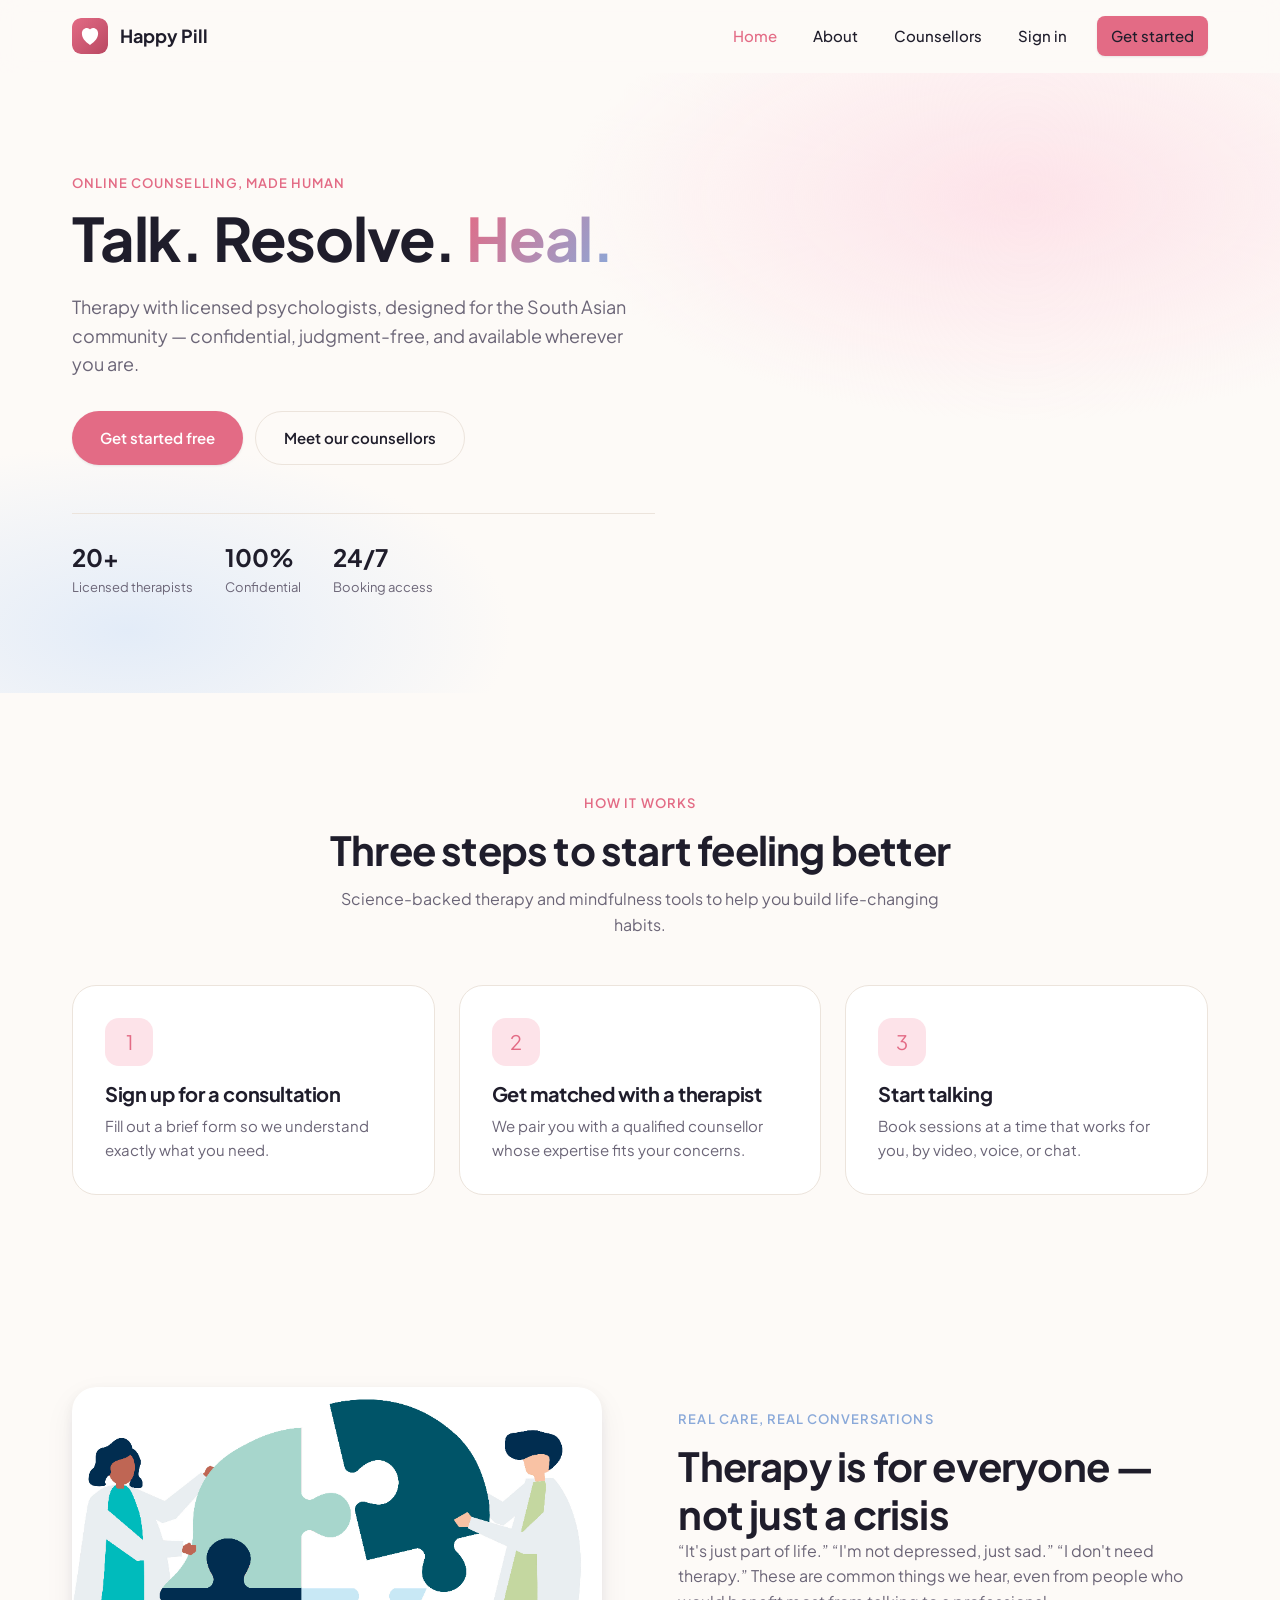
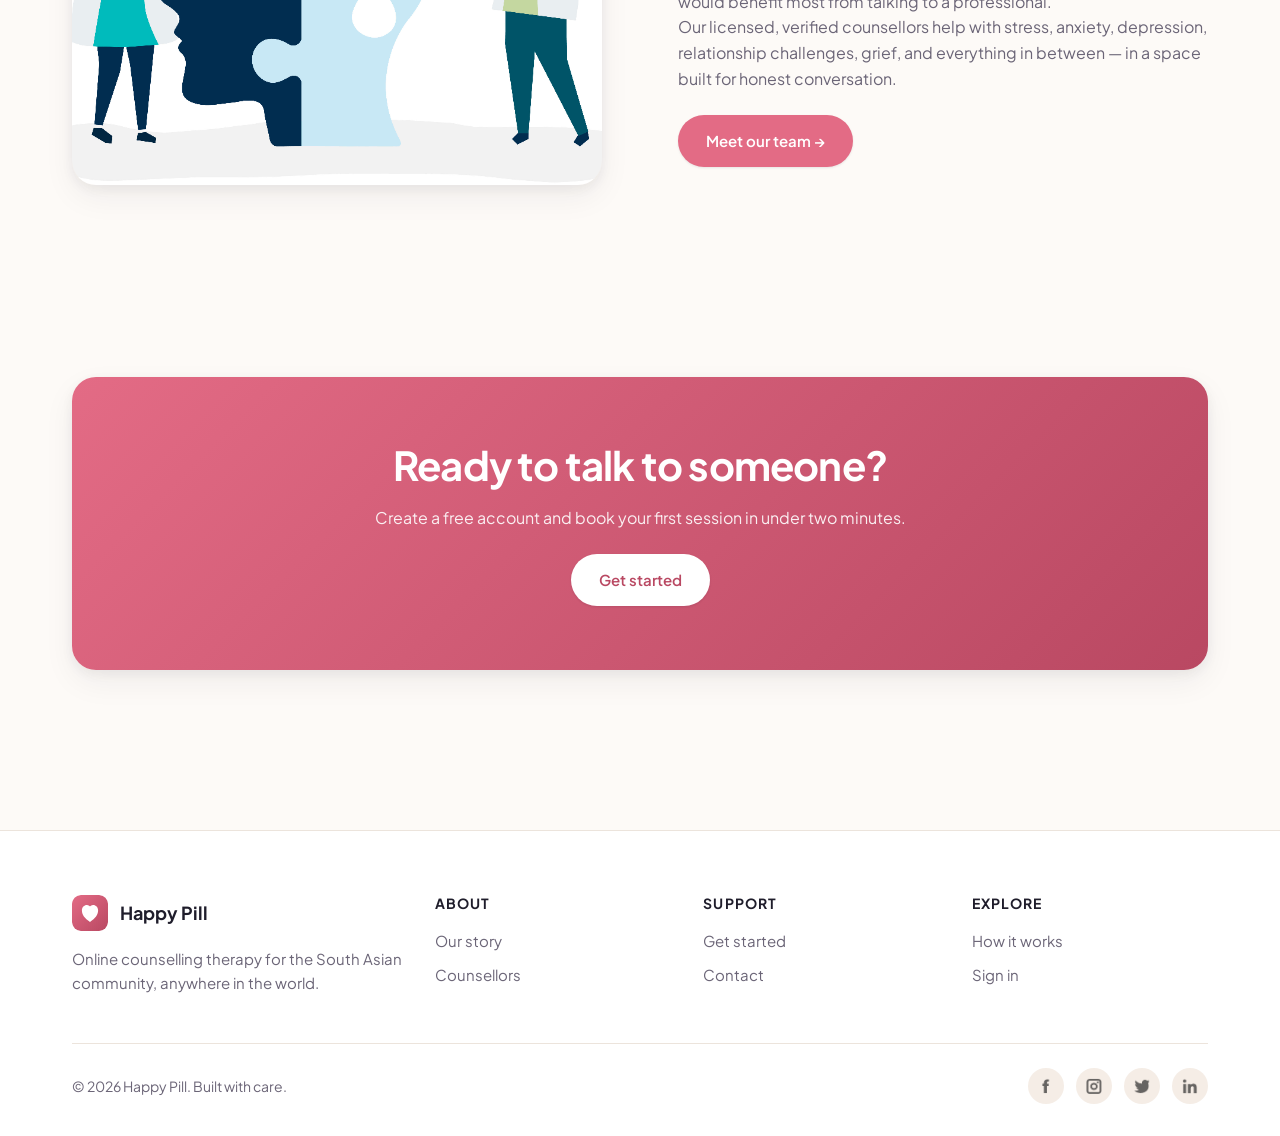
<file: index.html>
<!DOCTYPE html>
<html lang="en">
<head>
  <meta charset="UTF-8" />
  <meta name="viewport" content="width=device-width, initial-scale=1.0" />
  <meta name="description" content="Happy Pill — online counselling therapy with top psychologists for the South Asian community. Talk, resolve, heal — anytime, anywhere." />
  <meta name="theme-color" content="#fdfaf7" />
  <title>Happy Pill — Online Counselling Therapy</title>

  <link rel="icon" href="assets/images/logo.svg" type="image/svg+xml" />
  <link rel="preconnect" href="https://fonts.googleapis.com" />
  <link rel="preconnect" href="https://fonts.gstatic.com" crossorigin />
  <link href="https://fonts.googleapis.com/css2?family=Plus+Jakarta+Sans:wght@400;500;600;700&display=swap" rel="stylesheet" />
  <link rel="stylesheet" href="assets/css/styles.css" />
</head>
<body>

  <header class="navbar">
    <div class="container nav-inner">
      <a class="nav-brand" href="index.html">
        <img src="assets/images/logo.svg" alt="" />
        <span>Happy Pill</span>
      </a>

      <button class="nav-toggle" aria-expanded="false" aria-controls="primary-nav" aria-label="Toggle menu">
        <span></span>
      </button>

      <ul class="nav-links" id="primary-nav">
        <li><a href="index.html">Home</a></li>
        <li><a href="about.html">About</a></li>
        <li><a href="counselors.html">Counsellors</a></li>
        <li data-when-signed-out><a href="login.html">Sign in</a></li>
        <li data-when-signed-in><a href="account.html">Account</a></li>
        <li class="nav-cta" data-when-signed-out><a class="btn btn-primary" href="signup.html">Get started</a></li>
      </ul>
    </div>
  </header>

  <main>

    <section class="hero">
      <div class="container hero-grid">
        <div>
          <span class="eyebrow">Online counselling, made human</span>
          <h1 class="hero-title">Talk. Resolve. <span>Heal.</span></h1>
          <p class="hero-description">
            Therapy with licensed psychologists, designed for the South Asian community —
            confidential, judgment-free, and available wherever you are.
          </p>
          <div class="hero-cta">
            <a class="btn btn-primary" href="signup.html">Get started free</a>
            <a class="btn btn-secondary" href="counselors.html">Meet our counsellors</a>
          </div>
          <div class="hero-stats">
            <div><strong>20+</strong><span>Licensed therapists</span></div>
            <div><strong>100%</strong><span>Confidential</span></div>
            <div><strong>24/7</strong><span>Booking access</span></div>
          </div>
        </div>
        <div class="hero-visual">
          <div class="blob" aria-hidden="true"></div>
          <img src="assets/images/comforting.jpg" alt="Two friends comforting each other" />
        </div>
      </div>
    </section>

    <section id="services">
      <div class="container">
        <div class="section-header">
          <span class="eyebrow">How it works</span>
          <h2>Three steps to start feeling better</h2>
          <p>Science-backed therapy and mindfulness tools to help you build life-changing habits.</p>
        </div>

        <div class="feature-grid">
          <article class="feature-card">
            <div class="feature-icon" aria-hidden="true">1</div>
            <h3>Sign up for a consultation</h3>
            <p>Fill out a brief form so we understand exactly what you need.</p>
          </article>
          <article class="feature-card">
            <div class="feature-icon" aria-hidden="true">2</div>
            <h3>Get matched with a therapist</h3>
            <p>We pair you with a qualified counsellor whose expertise fits your concerns.</p>
          </article>
          <article class="feature-card">
            <div class="feature-icon" aria-hidden="true">3</div>
            <h3>Start talking</h3>
            <p>Book sessions at a time that works for you, by video, voice, or chat.</p>
          </article>
        </div>
      </div>
    </section>

    <section id="counsel">
      <div class="container split">
        <div class="split-media">
          <img src="assets/images/counsel-illustration.png" alt="Illustration of a counselling session" />
        </div>
        <div class="split-content">
          <span class="eyebrow">Real care, real conversations</span>
          <h2>Therapy is for everyone — not just a crisis</h2>
          <p>
            “It's just part of life.” “I'm not depressed, just sad.” “I don't need therapy.”
            These are common things we hear, even from people who would benefit most from talking to a professional.
          </p>
          <p>
            Our licensed, verified counsellors help with stress, anxiety, depression, relationship challenges,
            grief, and everything in between — in a space built for honest conversation.
          </p>
          <p style="margin-top: 1.5rem;">
            <a class="btn btn-primary" href="counselors.html">Meet our team →</a>
          </p>
        </div>
      </div>
    </section>

    <section>
      <div class="container">
        <div class="cta-banner">
          <h2>Ready to talk to someone?</h2>
          <p>Create a free account and book your first session in under two minutes.</p>
          <a class="btn btn-primary" href="signup.html">Get started</a>
        </div>
      </div>
    </section>

  </main>

  <footer class="site-footer">
    <div class="container">
      <div class="footer-grid">
        <div class="footer-brand">
          <a class="nav-brand" href="index.html">
            <img src="assets/images/logo.svg" alt="" />
            <span>Happy Pill</span>
          </a>
          <p>Online counselling therapy for the South Asian community, anywhere in the world.</p>
        </div>
        <div class="footer-col">
          <h4>About</h4>
          <ul>
            <li><a href="about.html">Our story</a></li>
            <li><a href="counselors.html">Counsellors</a></li>
          </ul>
        </div>
        <div class="footer-col">
          <h4>Support</h4>
          <ul>
            <li><a href="signup.html">Get started</a></li>
            <li><a href="mailto:support@happypill.com">Contact</a></li>
          </ul>
        </div>
        <div class="footer-col">
          <h4>Explore</h4>
          <ul>
            <li><a href="#services">How it works</a></li>
            <li><a href="login.html">Sign in</a></li>
          </ul>
        </div>
      </div>

      <div class="footer-bottom">
        <span>© <span data-year></span> Happy Pill. Built with care.</span>
        <div class="footer-social" aria-label="Social media">
          <a href="https://www.facebook.com/" aria-label="Facebook"><img src="assets/images/facebook.png" alt="" /></a>
          <a href="https://www.instagram.com/" aria-label="Instagram"><img src="assets/images/instagram.png" alt="" /></a>
          <a href="https://twitter.com/" aria-label="Twitter"><img src="assets/images/twitter.png" alt="" /></a>
          <a href="https://www.linkedin.com/" aria-label="LinkedIn"><img src="assets/images/linkedin.png" alt="" /></a>
        </div>
      </div>
    </div>
  </footer>

  <script src="assets/js/main.js"></script>
</body>
</html>
</file>
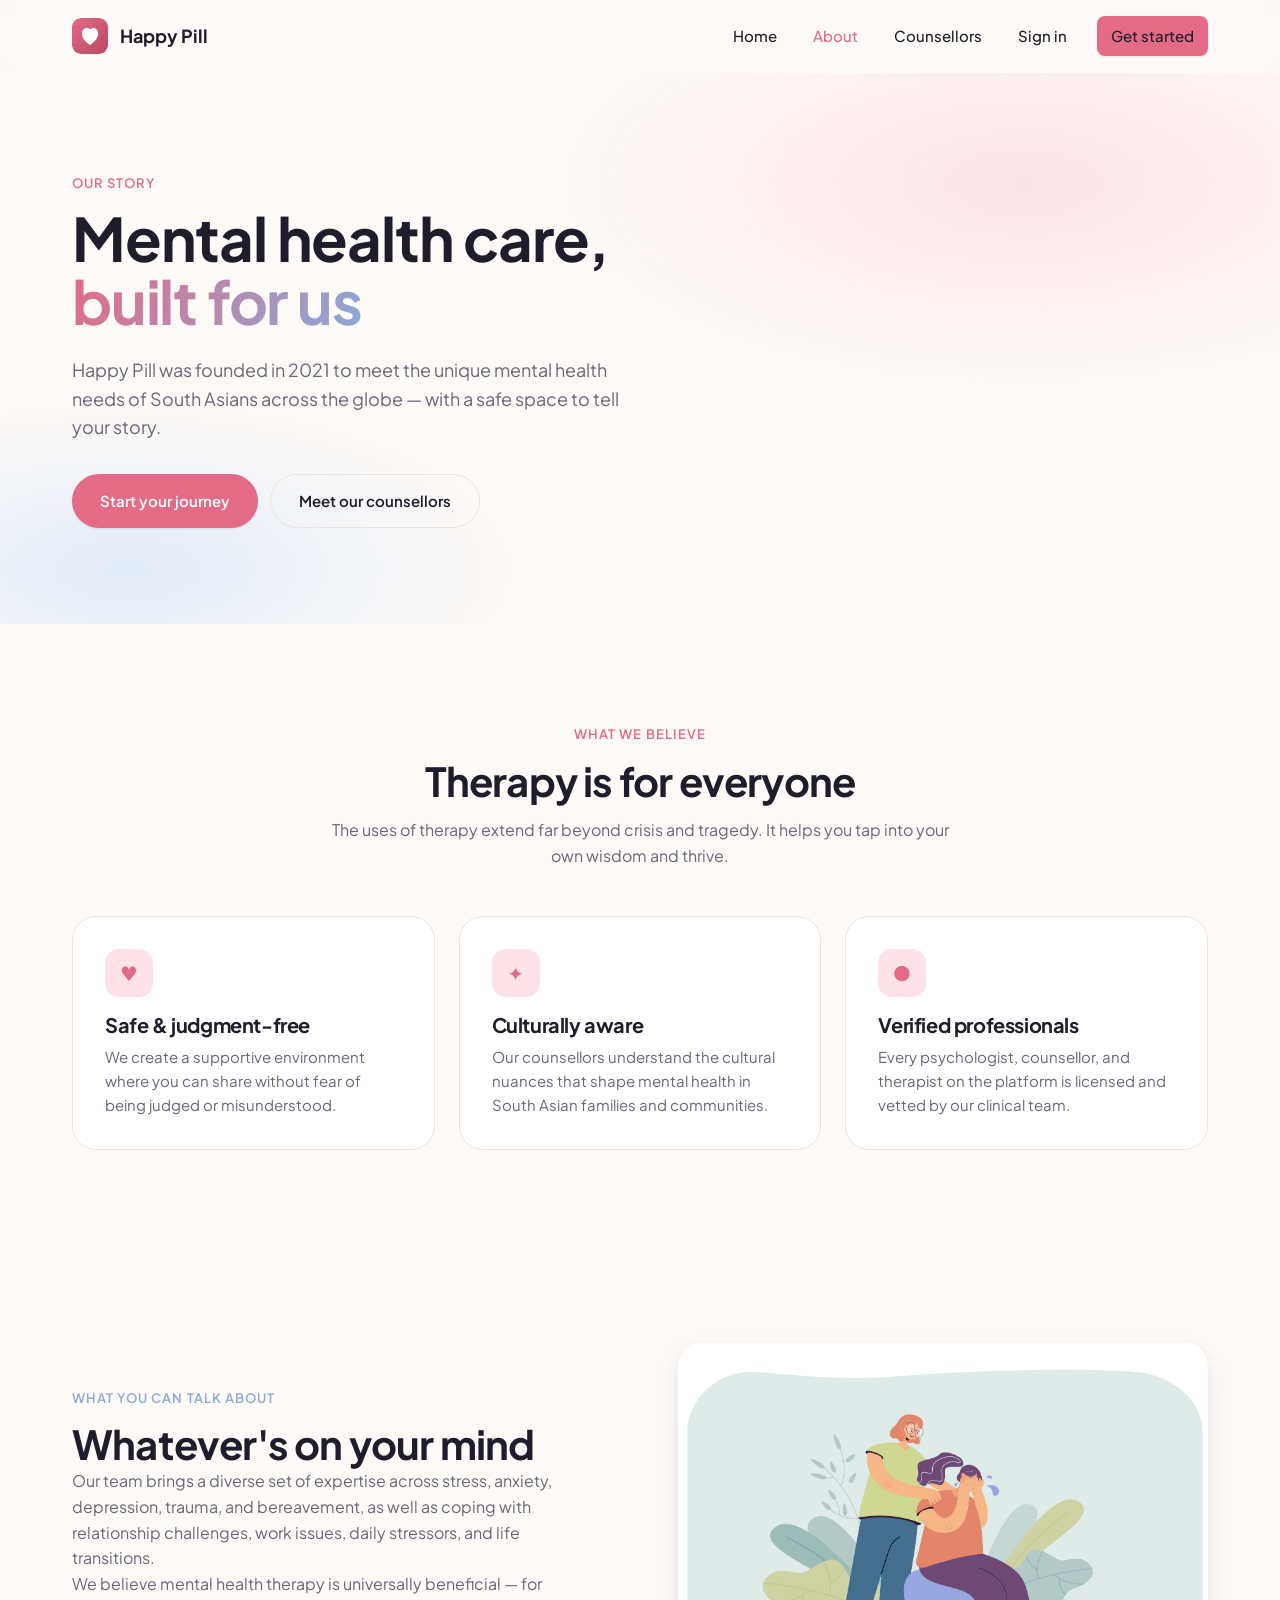
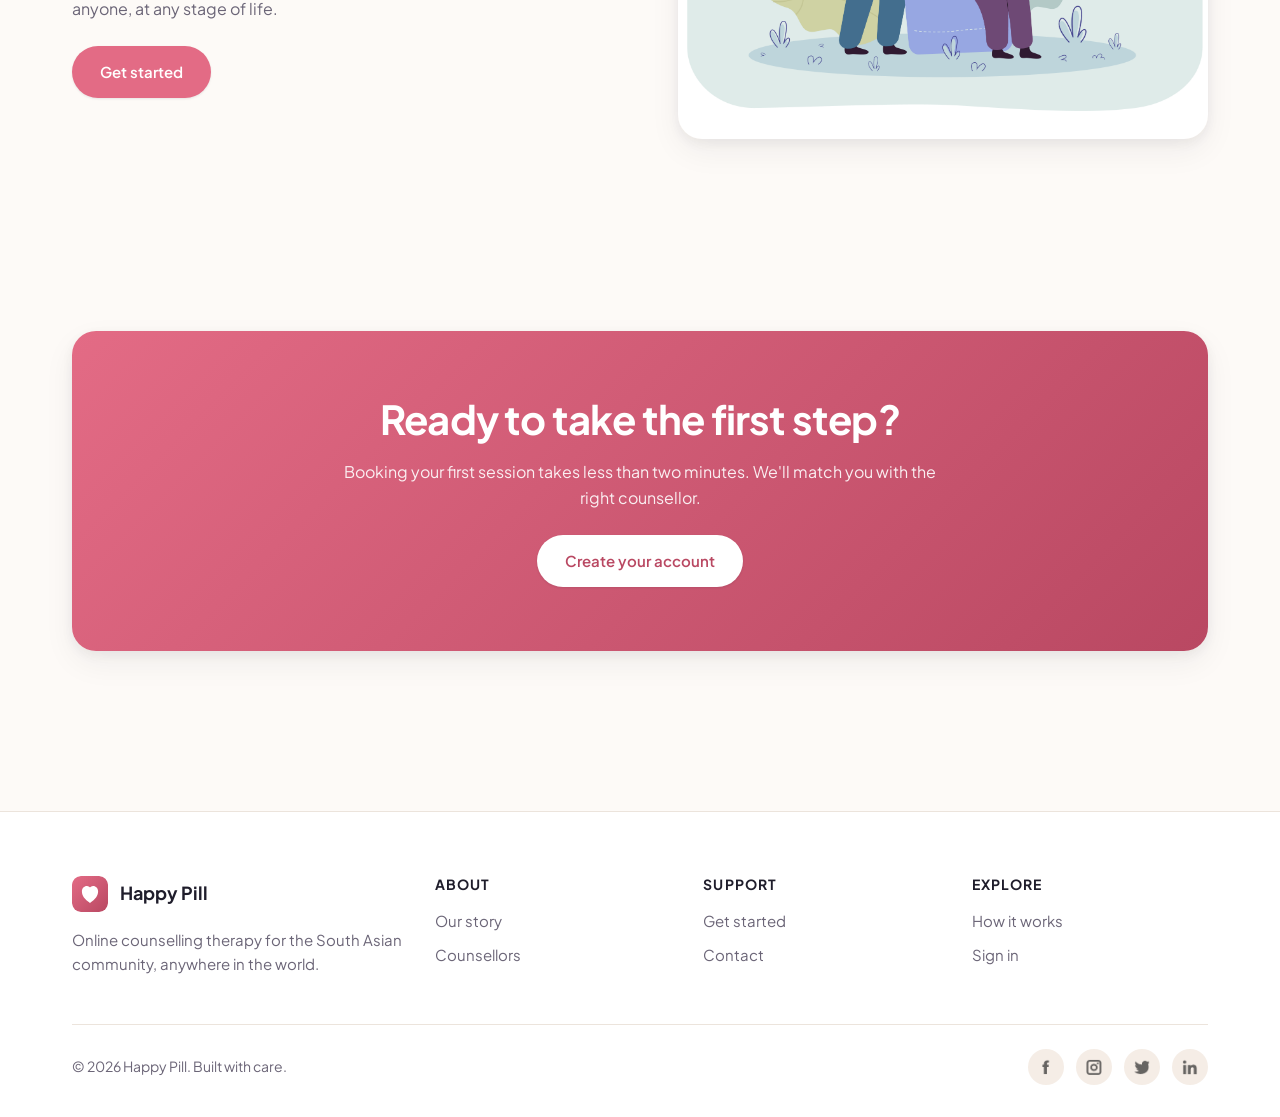
<file: about.html>
<!DOCTYPE html>
<html lang="en">
<head>
  <meta charset="UTF-8" />
  <meta name="viewport" content="width=device-width, initial-scale=1.0" />
  <meta name="description" content="About Happy Pill — an online counselling platform for the South Asian community, founded to make therapy accessible, judgment-free, and human." />
  <meta name="theme-color" content="#fdfaf7" />
  <title>About — Happy Pill</title>

  <link rel="icon" href="assets/images/logo.svg" />
  <link rel="preconnect" href="https://fonts.googleapis.com" />
  <link rel="preconnect" href="https://fonts.gstatic.com" crossorigin />
  <link href="https://fonts.googleapis.com/css2?family=Plus+Jakarta+Sans:wght@400;500;600;700&display=swap" rel="stylesheet" />
  <link rel="stylesheet" href="assets/css/styles.css" />
</head>
<body>

  <header class="navbar">
    <div class="container nav-inner">
      <a class="nav-brand" href="index.html">
        <img src="assets/images/logo.svg" alt="" />
        <span>Happy Pill</span>
      </a>
      <button class="nav-toggle" aria-expanded="false" aria-controls="primary-nav" aria-label="Toggle menu">
        <span></span>
      </button>
      <ul class="nav-links" id="primary-nav">
        <li><a href="index.html">Home</a></li>
        <li><a href="about.html">About</a></li>
        <li><a href="counselors.html">Counsellors</a></li>
        <li data-when-signed-out><a href="login.html">Sign in</a></li>
        <li data-when-signed-in><a href="account.html">Account</a></li>
        <li class="nav-cta" data-when-signed-out><a class="btn btn-primary" href="signup.html">Get started</a></li>
      </ul>
    </div>
  </header>

  <main>

    <section class="hero">
      <div class="container hero-grid">
        <div>
          <span class="eyebrow">Our story</span>
          <h1 class="hero-title">Mental health care, <span>built for us</span></h1>
          <p class="hero-description">
            Happy Pill was founded in 2021 to meet the unique mental health needs
            of South Asians across the globe — with a safe space to tell your story.
          </p>
          <div class="hero-cta">
            <a class="btn btn-primary" href="signup.html">Start your journey</a>
            <a class="btn btn-secondary" href="counselors.html">Meet our counsellors</a>
          </div>
        </div>
        <div class="hero-visual">
          <div class="blob" aria-hidden="true"></div>
          <img src="assets/images/about-illustration.jpg" alt="" />
        </div>
      </div>
    </section>

    <section>
      <div class="container">
        <div class="section-header">
          <span class="eyebrow">What we believe</span>
          <h2>Therapy is for everyone</h2>
          <p>The uses of therapy extend far beyond crisis and tragedy. It helps you tap into your own wisdom and thrive.</p>
        </div>

        <div class="feature-grid">
          <article class="feature-card">
            <div class="feature-icon" aria-hidden="true">♥</div>
            <h3>Safe & judgment-free</h3>
            <p>We create a supportive environment where you can share without fear of being judged or misunderstood.</p>
          </article>
          <article class="feature-card">
            <div class="feature-icon" aria-hidden="true">✦</div>
            <h3>Culturally aware</h3>
            <p>Our counsellors understand the cultural nuances that shape mental health in South Asian families and communities.</p>
          </article>
          <article class="feature-card">
            <div class="feature-icon" aria-hidden="true">●</div>
            <h3>Verified professionals</h3>
            <p>Every psychologist, counsellor, and therapist on the platform is licensed and vetted by our clinical team.</p>
          </article>
        </div>
      </div>
    </section>

    <section>
      <div class="container split">
        <div class="split-content">
          <span class="eyebrow">What you can talk about</span>
          <h2>Whatever's on your mind</h2>
          <p>
            Our team brings a diverse set of expertise across stress, anxiety, depression, trauma, and bereavement,
            as well as coping with relationship challenges, work issues, daily stressors, and life transitions.
          </p>
          <p>
            We believe mental health therapy is universally beneficial — for anyone, at any stage of life.
          </p>
          <p style="margin-top: 1.5rem;">
            <a class="btn btn-primary" href="signup.html">Get started</a>
          </p>
        </div>
        <div class="split-media">
          <img src="assets/images/comforting.jpg" alt="Two friends in a supportive conversation" />
        </div>
      </div>
    </section>

    <section>
      <div class="container">
        <div class="cta-banner">
          <h2>Ready to take the first step?</h2>
          <p>Booking your first session takes less than two minutes. We'll match you with the right counsellor.</p>
          <a class="btn btn-primary" href="signup.html">Create your account</a>
        </div>
      </div>
    </section>

  </main>

  <footer class="site-footer">
    <div class="container">
      <div class="footer-grid">
        <div class="footer-brand">
          <a class="nav-brand" href="index.html">
            <img src="assets/images/logo.svg" alt="" />
            <span>Happy Pill</span>
          </a>
          <p>Online counselling therapy for the South Asian community, anywhere in the world.</p>
        </div>
        <div class="footer-col">
          <h4>About</h4>
          <ul>
            <li><a href="about.html">Our story</a></li>
            <li><a href="counselors.html">Counsellors</a></li>
          </ul>
        </div>
        <div class="footer-col">
          <h4>Support</h4>
          <ul>
            <li><a href="signup.html">Get started</a></li>
            <li><a href="mailto:support@happypill.com">Contact</a></li>
          </ul>
        </div>
        <div class="footer-col">
          <h4>Explore</h4>
          <ul>
            <li><a href="index.html#services">How it works</a></li>
            <li><a href="login.html">Sign in</a></li>
          </ul>
        </div>
      </div>
      <div class="footer-bottom">
        <span>© <span data-year></span> Happy Pill. Built with care.</span>
        <div class="footer-social" aria-label="Social media">
          <a href="https://www.facebook.com/" aria-label="Facebook"><img src="assets/images/facebook.png" alt="" /></a>
          <a href="https://www.instagram.com/" aria-label="Instagram"><img src="assets/images/instagram.png" alt="" /></a>
          <a href="https://twitter.com/" aria-label="Twitter"><img src="assets/images/twitter.png" alt="" /></a>
          <a href="https://www.linkedin.com/" aria-label="LinkedIn"><img src="assets/images/linkedin.png" alt="" /></a>
        </div>
      </div>
    </div>
  </footer>

  <script src="assets/js/main.js"></script>
</body>
</html>
</file>
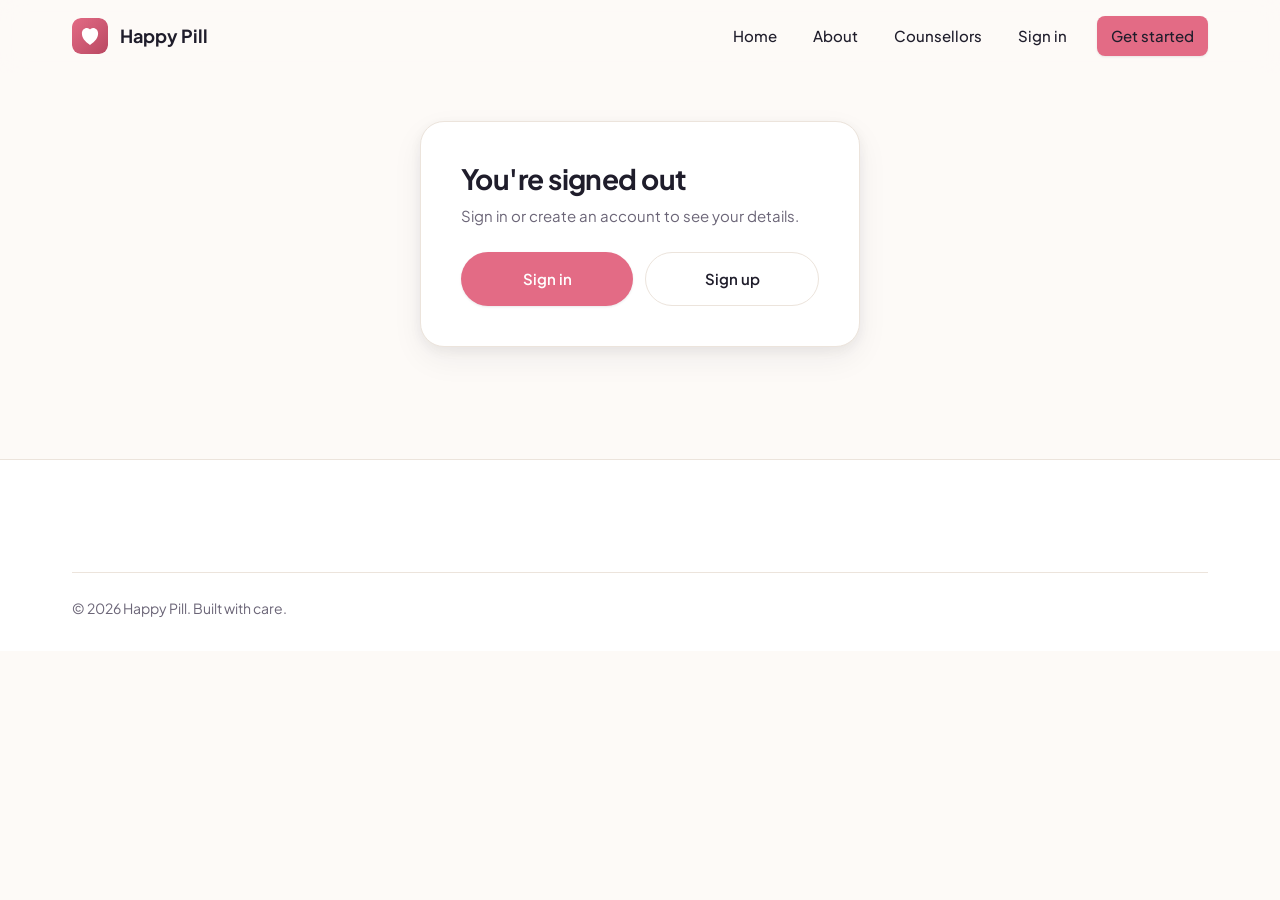
<file: account.html>
<!DOCTYPE html>
<html lang="en">
<head>
  <meta charset="UTF-8" />
  <meta name="viewport" content="width=device-width, initial-scale=1.0" />
  <meta name="description" content="Your Happy Pill account." />
  <meta name="theme-color" content="#fdfaf7" />
  <title>Account — Happy Pill</title>

  <link rel="icon" href="assets/images/logo.svg" />
  <link rel="preconnect" href="https://fonts.googleapis.com" />
  <link rel="preconnect" href="https://fonts.gstatic.com" crossorigin />
  <link href="https://fonts.googleapis.com/css2?family=Plus+Jakarta+Sans:wght@400;500;600;700&display=swap" rel="stylesheet" />
  <link rel="stylesheet" href="assets/css/styles.css" />
</head>
<body>

  <header class="navbar">
    <div class="container nav-inner">
      <a class="nav-brand" href="index.html">
        <img src="assets/images/logo.svg" alt="" />
        <span>Happy Pill</span>
      </a>
      <button class="nav-toggle" aria-expanded="false" aria-controls="primary-nav" aria-label="Toggle menu">
        <span></span>
      </button>
      <ul class="nav-links" id="primary-nav">
        <li><a href="index.html">Home</a></li>
        <li><a href="about.html">About</a></li>
        <li><a href="counselors.html">Counsellors</a></li>
        <li data-when-signed-out><a href="login.html">Sign in</a></li>
        <li data-when-signed-in><a href="account.html">Account</a></li>
        <li class="nav-cta" data-when-signed-out><a class="btn btn-primary" href="signup.html">Get started</a></li>
      </ul>
    </div>
  </header>

  <main class="container account-shell">

    <div id="signed-out" class="auth-card hidden" style="margin-inline: auto;">
      <h1>You're signed out</h1>
      <p class="lead">Sign in or create an account to see your details.</p>
      <div style="display:flex; gap: 0.75rem;">
        <a class="btn btn-primary btn-block" href="login.html">Sign in</a>
        <a class="btn btn-secondary btn-block" href="signup.html">Sign up</a>
      </div>
    </div>

    <section id="signed-in" class="account-card hidden">
      <span class="eyebrow">Your account</span>
      <h1 id="welcome" style="font-size: 1.75rem; margin-bottom: 1.5rem;">Welcome back</h1>

      <div id="view-mode">
        <div class="account-row">
          <strong>Name</strong>
          <span id="display-name"></span>
        </div>
        <div class="account-row">
          <strong>Email</strong>
          <span id="display-email"></span>
        </div>
        <div class="account-actions">
          <button class="btn btn-primary" id="edit-btn">Edit profile</button>
          <button class="btn btn-secondary" id="logout-btn">Sign out</button>
        </div>
      </div>

      <form id="edit-form" class="hidden" novalidate>
        <div id="edit-error" class="form-error hidden" role="alert"></div>
        <div id="edit-success" class="form-success hidden" role="status">Profile updated.</div>

        <div class="form-row">
          <label for="name">Full name</label>
          <input id="name" name="name" type="text" required minlength="2" />
        </div>
        <div class="form-row">
          <label for="email">Email</label>
          <input id="email" name="email" type="email" required />
        </div>
        <div class="form-row">
          <label for="password">New password <span style="color: var(--color-text-muted); font-weight: 400;">(leave blank to keep current)</span></label>
          <input id="password" name="password" type="password" autocomplete="new-password" minlength="6" />
        </div>

        <div class="account-actions">
          <button class="btn btn-primary" type="submit">Save changes</button>
          <button class="btn btn-secondary" type="button" id="cancel-btn">Cancel</button>
        </div>
      </form>
    </section>
  </main>

  <footer class="site-footer">
    <div class="container">
      <div class="footer-bottom">
        <span>© <span data-year></span> Happy Pill. Built with care.</span>
      </div>
    </div>
  </footer>

  <script src="assets/js/main.js"></script>
  <script>
    const signedIn = document.getElementById("signed-in");
    const signedOut = document.getElementById("signed-out");
    const viewMode = document.getElementById("view-mode");
    const editForm = document.getElementById("edit-form");

    function render() {
      const session = Auth.current();
      if (!session) {
        signedIn.classList.add("hidden");
        signedOut.classList.remove("hidden");
        return;
      }
      signedOut.classList.add("hidden");
      signedIn.classList.remove("hidden");

      document.getElementById("welcome").textContent = `Welcome, ${session.name}`;
      document.getElementById("display-name").textContent = session.name;
      document.getElementById("display-email").textContent = session.email;

      document.getElementById("name").value = session.name;
      document.getElementById("email").value = session.email;
      document.getElementById("password").value = "";
    }
    render();

    document.getElementById("edit-btn").addEventListener("click", () => {
      viewMode.classList.add("hidden");
      editForm.classList.remove("hidden");
      document.getElementById("edit-error").classList.add("hidden");
      document.getElementById("edit-success").classList.add("hidden");
    });

    document.getElementById("cancel-btn").addEventListener("click", () => {
      editForm.classList.add("hidden");
      viewMode.classList.remove("hidden");
      render();
    });

    document.getElementById("logout-btn").addEventListener("click", () => {
      Auth.logout();
      location.href = "index.html";
    });

    editForm.addEventListener("submit", (e) => {
      e.preventDefault();
      const err = document.getElementById("edit-error");
      const ok = document.getElementById("edit-success");
      err.classList.add("hidden");
      ok.classList.add("hidden");

      const fd = new FormData(editForm);
      try {
        Auth.update({
          name: String(fd.get("name") || ""),
          email: String(fd.get("email") || ""),
          password: String(fd.get("password") || ""),
        });
        ok.classList.remove("hidden");
        render();
        setTimeout(() => {
          editForm.classList.add("hidden");
          viewMode.classList.remove("hidden");
        }, 800);
      } catch (e) {
        err.textContent = e.message;
        err.classList.remove("hidden");
      }
    });
  </script>
</body>
</html>
</file>
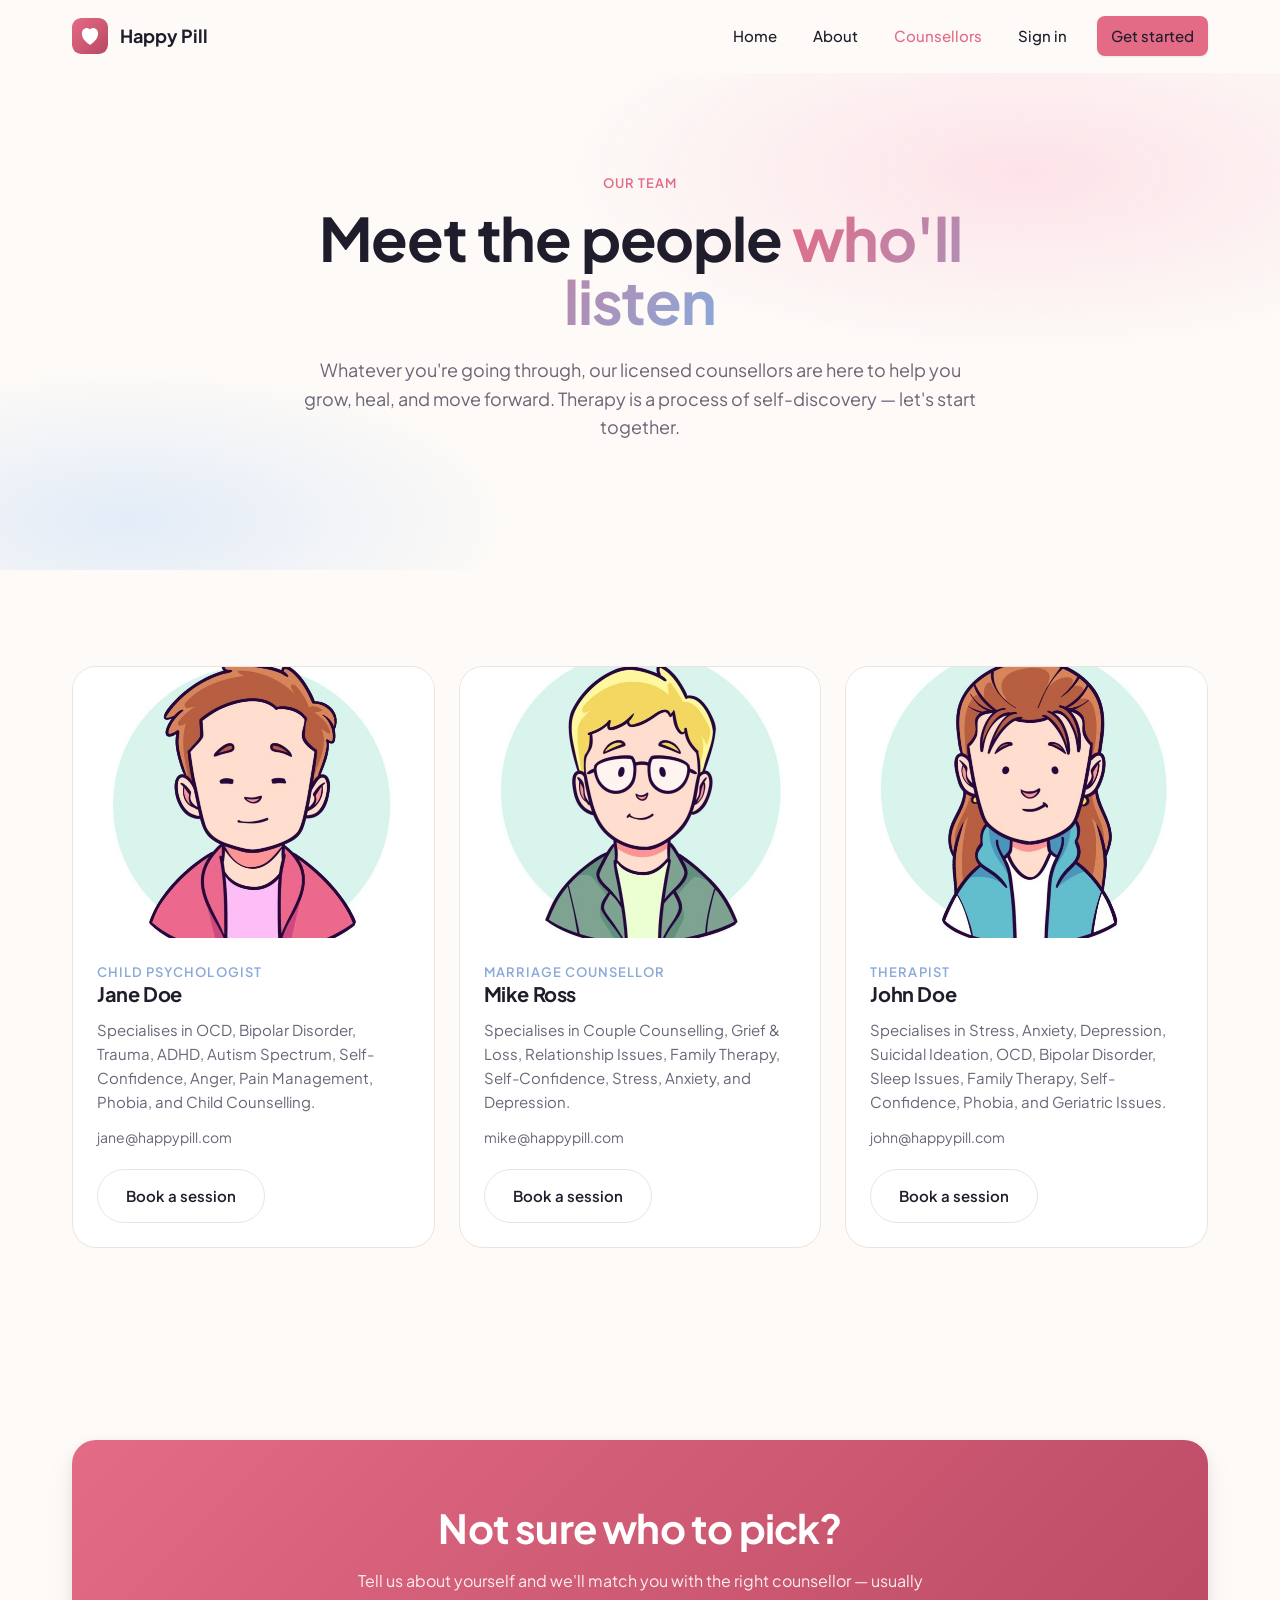
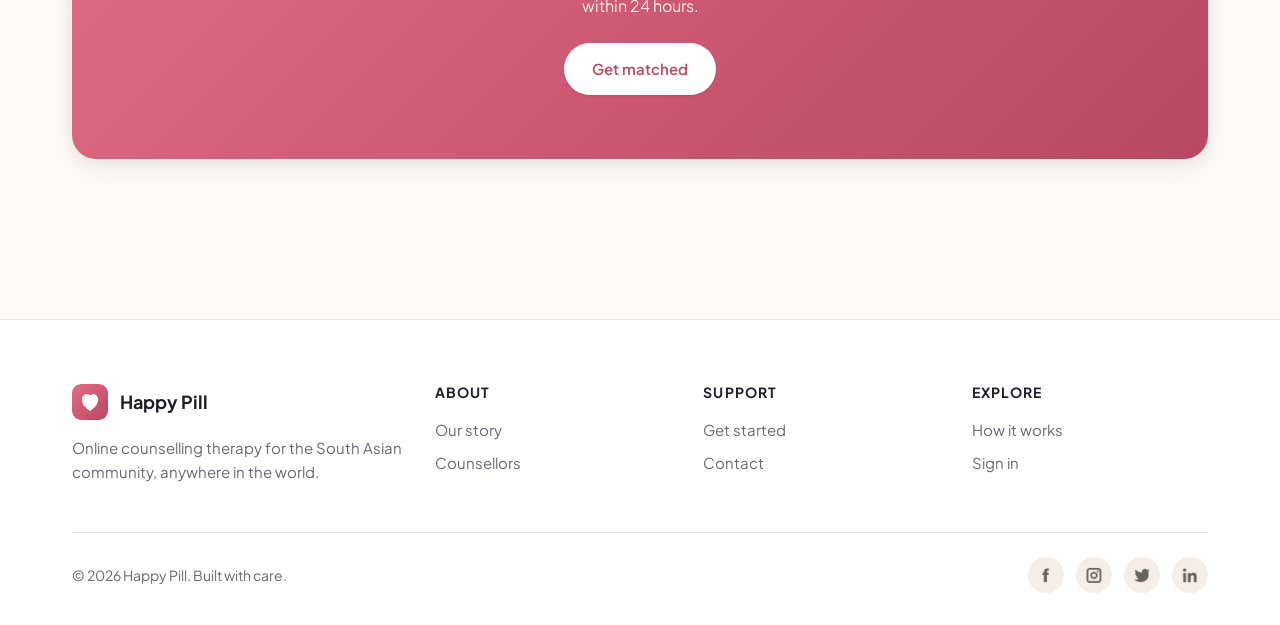
<file: counselors.html>
<!DOCTYPE html>
<html lang="en">
<head>
  <meta charset="UTF-8" />
  <meta name="viewport" content="width=device-width, initial-scale=1.0" />
  <meta name="description" content="Meet the licensed psychologists, counsellors, and therapists at Happy Pill — verified professionals ready to help." />
  <meta name="theme-color" content="#fdfaf7" />
  <title>Counsellors — Happy Pill</title>

  <link rel="icon" href="assets/images/logo.svg" />
  <link rel="preconnect" href="https://fonts.googleapis.com" />
  <link rel="preconnect" href="https://fonts.gstatic.com" crossorigin />
  <link href="https://fonts.googleapis.com/css2?family=Plus+Jakarta+Sans:wght@400;500;600;700&display=swap" rel="stylesheet" />
  <link rel="stylesheet" href="assets/css/styles.css" />
</head>
<body>

  <header class="navbar">
    <div class="container nav-inner">
      <a class="nav-brand" href="index.html">
        <img src="assets/images/logo.svg" alt="" />
        <span>Happy Pill</span>
      </a>
      <button class="nav-toggle" aria-expanded="false" aria-controls="primary-nav" aria-label="Toggle menu">
        <span></span>
      </button>
      <ul class="nav-links" id="primary-nav">
        <li><a href="index.html">Home</a></li>
        <li><a href="about.html">About</a></li>
        <li><a href="counselors.html">Counsellors</a></li>
        <li data-when-signed-out><a href="login.html">Sign in</a></li>
        <li data-when-signed-in><a href="account.html">Account</a></li>
        <li class="nav-cta" data-when-signed-out><a class="btn btn-primary" href="signup.html">Get started</a></li>
      </ul>
    </div>
  </header>

  <main>

    <section class="hero">
      <div class="container" style="text-align: center; max-width: 760px;">
        <span class="eyebrow">Our team</span>
        <h1 class="hero-title">Meet the people <span>who'll listen</span></h1>
        <p class="hero-description" style="margin-inline: auto;">
          Whatever you're going through, our licensed counsellors are here to help you grow,
          heal, and move forward. Therapy is a process of self-discovery — let's start together.
        </p>
      </div>
    </section>

    <section>
      <div class="container">
        <div class="counselor-grid">

          <article class="counselor-card">
            <img class="counselor-photo" src="assets/images/therapist-1.jpg" alt="Portrait of Jane Doe" />
            <div class="counselor-body">
              <div>
                <p class="counselor-role">Child Psychologist</p>
                <h3 class="counselor-name">Jane Doe</h3>
              </div>
              <p class="counselor-spec">
                Specialises in OCD, Bipolar Disorder, Trauma, ADHD, Autism Spectrum, Self-Confidence,
                Anger, Pain Management, Phobia, and Child Counselling.
              </p>
              <p class="counselor-meta">jane@happypill.com</p>
              <div class="counselor-actions">
                <button class="btn btn-secondary contact-btn">Book a session</button>
              </div>
            </div>
          </article>

          <article class="counselor-card">
            <img class="counselor-photo" src="assets/images/therapist-2.jpg" alt="Portrait of Mike Ross" />
            <div class="counselor-body">
              <div>
                <p class="counselor-role">Marriage Counsellor</p>
                <h3 class="counselor-name">Mike Ross</h3>
              </div>
              <p class="counselor-spec">
                Specialises in Couple Counselling, Grief &amp; Loss, Relationship Issues,
                Family Therapy, Self-Confidence, Stress, Anxiety, and Depression.
              </p>
              <p class="counselor-meta">mike@happypill.com</p>
              <div class="counselor-actions">
                <button class="btn btn-secondary contact-btn">Book a session</button>
              </div>
            </div>
          </article>

          <article class="counselor-card">
            <img class="counselor-photo" src="assets/images/therapist-3.jpg" alt="Portrait of John Doe" />
            <div class="counselor-body">
              <div>
                <p class="counselor-role">Therapist</p>
                <h3 class="counselor-name">John Doe</h3>
              </div>
              <p class="counselor-spec">
                Specialises in Stress, Anxiety, Depression, Suicidal Ideation, OCD, Bipolar Disorder,
                Sleep Issues, Family Therapy, Self-Confidence, Phobia, and Geriatric Issues.
              </p>
              <p class="counselor-meta">john@happypill.com</p>
              <div class="counselor-actions">
                <button class="btn btn-secondary contact-btn">Book a session</button>
              </div>
            </div>
          </article>

        </div>
      </div>
    </section>

    <section>
      <div class="container">
        <div class="cta-banner">
          <h2>Not sure who to pick?</h2>
          <p>Tell us about yourself and we'll match you with the right counsellor — usually within 24 hours.</p>
          <a class="btn btn-primary" href="signup.html">Get matched</a>
        </div>
      </div>
    </section>

  </main>

  <footer class="site-footer">
    <div class="container">
      <div class="footer-grid">
        <div class="footer-brand">
          <a class="nav-brand" href="index.html">
            <img src="assets/images/logo.svg" alt="" />
            <span>Happy Pill</span>
          </a>
          <p>Online counselling therapy for the South Asian community, anywhere in the world.</p>
        </div>
        <div class="footer-col">
          <h4>About</h4>
          <ul>
            <li><a href="about.html">Our story</a></li>
            <li><a href="counselors.html">Counsellors</a></li>
          </ul>
        </div>
        <div class="footer-col">
          <h4>Support</h4>
          <ul>
            <li><a href="signup.html">Get started</a></li>
            <li><a href="mailto:support@happypill.com">Contact</a></li>
          </ul>
        </div>
        <div class="footer-col">
          <h4>Explore</h4>
          <ul>
            <li><a href="index.html#services">How it works</a></li>
            <li><a href="login.html">Sign in</a></li>
          </ul>
        </div>
      </div>
      <div class="footer-bottom">
        <span>© <span data-year></span> Happy Pill. Built with care.</span>
        <div class="footer-social" aria-label="Social media">
          <a href="https://www.facebook.com/" aria-label="Facebook"><img src="assets/images/facebook.png" alt="" /></a>
          <a href="https://www.instagram.com/" aria-label="Instagram"><img src="assets/images/instagram.png" alt="" /></a>
          <a href="https://twitter.com/" aria-label="Twitter"><img src="assets/images/twitter.png" alt="" /></a>
          <a href="https://www.linkedin.com/" aria-label="LinkedIn"><img src="assets/images/linkedin.png" alt="" /></a>
        </div>
      </div>
    </div>
  </footer>

  <script src="assets/js/main.js"></script>
  <script>
    document.querySelectorAll(".contact-btn").forEach((btn) => {
      btn.addEventListener("click", () => {
        alert("To book an appointment, call +91 9745673453 or email support@happypill.com.");
      });
    });
  </script>
</body>
</html>
</file>
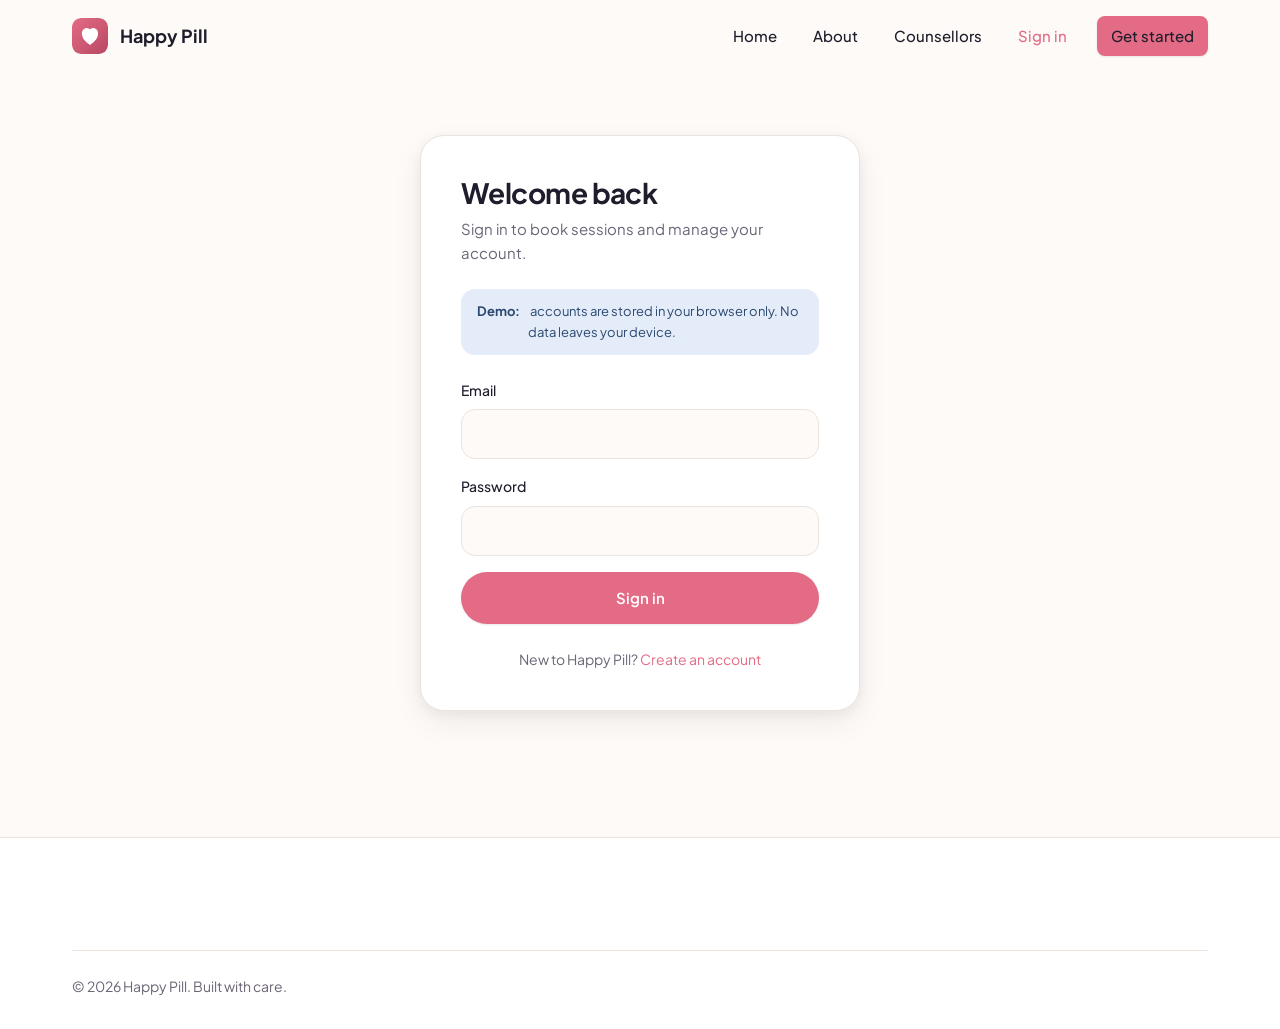
<file: login.html>
<!DOCTYPE html>
<html lang="en">
<head>
  <meta charset="UTF-8" />
  <meta name="viewport" content="width=device-width, initial-scale=1.0" />
  <meta name="description" content="Sign in to Happy Pill." />
  <meta name="theme-color" content="#fdfaf7" />
  <title>Sign in — Happy Pill</title>

  <link rel="icon" href="assets/images/logo.svg" />
  <link rel="preconnect" href="https://fonts.googleapis.com" />
  <link rel="preconnect" href="https://fonts.gstatic.com" crossorigin />
  <link href="https://fonts.googleapis.com/css2?family=Plus+Jakarta+Sans:wght@400;500;600;700&display=swap" rel="stylesheet" />
  <link rel="stylesheet" href="assets/css/styles.css" />
</head>
<body>

  <header class="navbar">
    <div class="container nav-inner">
      <a class="nav-brand" href="index.html">
        <img src="assets/images/logo.svg" alt="" />
        <span>Happy Pill</span>
      </a>
      <button class="nav-toggle" aria-expanded="false" aria-controls="primary-nav" aria-label="Toggle menu">
        <span></span>
      </button>
      <ul class="nav-links" id="primary-nav">
        <li><a href="index.html">Home</a></li>
        <li><a href="about.html">About</a></li>
        <li><a href="counselors.html">Counsellors</a></li>
        <li data-when-signed-out><a href="login.html">Sign in</a></li>
        <li data-when-signed-in><a href="account.html">Account</a></li>
        <li class="nav-cta" data-when-signed-out><a class="btn btn-primary" href="signup.html">Get started</a></li>
      </ul>
    </div>
  </header>

  <main class="container auth-shell">
    <section class="auth-card">
      <h1>Welcome back</h1>
      <p class="lead">Sign in to book sessions and manage your account.</p>

      <div class="auth-demo-notice">
        <strong>Demo:</strong>&nbsp;accounts are stored in your browser only. No data leaves your device.
      </div>

      <div id="error" class="form-error hidden" role="alert"></div>

      <form id="login-form" novalidate>
        <div class="form-row">
          <label for="email">Email</label>
          <input id="email" name="email" type="email" autocomplete="email" required />
        </div>
        <div class="form-row">
          <label for="password">Password</label>
          <input id="password" name="password" type="password" autocomplete="current-password" required minlength="6" />
        </div>
        <button class="btn btn-primary btn-block" type="submit">Sign in</button>
      </form>

      <p class="auth-footer">
        New to Happy Pill? <a href="signup.html">Create an account</a>
      </p>
    </section>
  </main>

  <footer class="site-footer">
    <div class="container">
      <div class="footer-bottom">
        <span>© <span data-year></span> Happy Pill. Built with care.</span>
      </div>
    </div>
  </footer>

  <script src="assets/js/main.js"></script>
  <script>
    const form = document.getElementById("login-form");
    const errorBox = document.getElementById("error");

    form.addEventListener("submit", (e) => {
      e.preventDefault();
      errorBox.classList.add("hidden");
      const fd = new FormData(form);
      try {
        Auth.login({
          email: String(fd.get("email") || ""),
          password: String(fd.get("password") || ""),
        });
        location.href = "account.html";
      } catch (err) {
        errorBox.textContent = err.message;
        errorBox.classList.remove("hidden");
      }
    });
  </script>
</body>
</html>
</file>
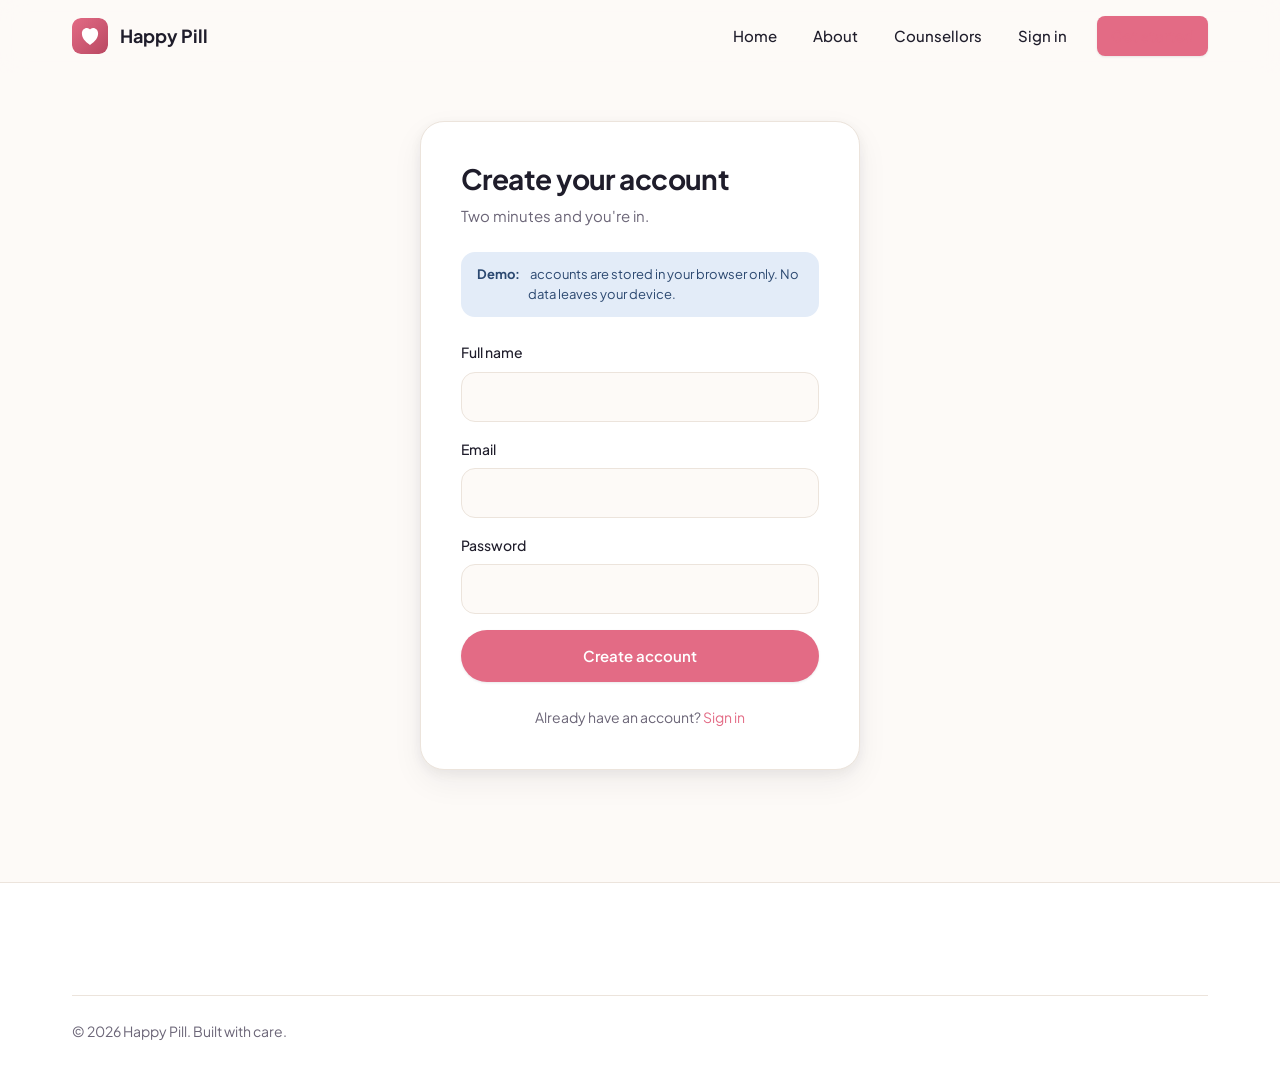
<file: signup.html>
<!DOCTYPE html>
<html lang="en">
<head>
  <meta charset="UTF-8" />
  <meta name="viewport" content="width=device-width, initial-scale=1.0" />
  <meta name="description" content="Create a Happy Pill account." />
  <meta name="theme-color" content="#fdfaf7" />
  <title>Sign up — Happy Pill</title>

  <link rel="icon" href="assets/images/logo.svg" />
  <link rel="preconnect" href="https://fonts.googleapis.com" />
  <link rel="preconnect" href="https://fonts.gstatic.com" crossorigin />
  <link href="https://fonts.googleapis.com/css2?family=Plus+Jakarta+Sans:wght@400;500;600;700&display=swap" rel="stylesheet" />
  <link rel="stylesheet" href="assets/css/styles.css" />
</head>
<body>

  <header class="navbar">
    <div class="container nav-inner">
      <a class="nav-brand" href="index.html">
        <img src="assets/images/logo.svg" alt="" />
        <span>Happy Pill</span>
      </a>
      <button class="nav-toggle" aria-expanded="false" aria-controls="primary-nav" aria-label="Toggle menu">
        <span></span>
      </button>
      <ul class="nav-links" id="primary-nav">
        <li><a href="index.html">Home</a></li>
        <li><a href="about.html">About</a></li>
        <li><a href="counselors.html">Counsellors</a></li>
        <li data-when-signed-out><a href="login.html">Sign in</a></li>
        <li data-when-signed-in><a href="account.html">Account</a></li>
        <li class="nav-cta" data-when-signed-out><a class="btn btn-primary" href="signup.html">Get started</a></li>
      </ul>
    </div>
  </header>

  <main class="container auth-shell">
    <section class="auth-card">
      <h1>Create your account</h1>
      <p class="lead">Two minutes and you're in.</p>

      <div class="auth-demo-notice">
        <strong>Demo:</strong>&nbsp;accounts are stored in your browser only. No data leaves your device.
      </div>

      <div id="error" class="form-error hidden" role="alert"></div>

      <form id="signup-form" novalidate>
        <div class="form-row">
          <label for="name">Full name</label>
          <input id="name" name="name" type="text" autocomplete="name" required minlength="2" />
        </div>
        <div class="form-row">
          <label for="email">Email</label>
          <input id="email" name="email" type="email" autocomplete="email" required />
        </div>
        <div class="form-row">
          <label for="password">Password</label>
          <input id="password" name="password" type="password" autocomplete="new-password" required minlength="6" />
        </div>
        <button class="btn btn-primary btn-block" type="submit">Create account</button>
      </form>

      <p class="auth-footer">
        Already have an account? <a href="login.html">Sign in</a>
      </p>
    </section>
  </main>

  <footer class="site-footer">
    <div class="container">
      <div class="footer-bottom">
        <span>© <span data-year></span> Happy Pill. Built with care.</span>
      </div>
    </div>
  </footer>

  <script src="assets/js/main.js"></script>
  <script>
    const form = document.getElementById("signup-form");
    const errorBox = document.getElementById("error");

    form.addEventListener("submit", (e) => {
      e.preventDefault();
      errorBox.classList.add("hidden");
      const fd = new FormData(form);
      try {
        Auth.signup({
          name: String(fd.get("name") || ""),
          email: String(fd.get("email") || ""),
          password: String(fd.get("password") || ""),
        });
        location.href = "account.html";
      } catch (err) {
        errorBox.textContent = err.message;
        errorBox.classList.remove("hidden");
      }
    });
  </script>
</body>
</html>
</file>
<file: assets/css/styles.css>
/* ============================================
   Happy Pill — modern stylesheet
   ============================================ */

:root {
  --color-bg: #fdfaf7;
  --color-surface: #ffffff;
  --color-surface-muted: #f5ede6;
  --color-text: #1f1d2b;
  --color-text-muted: #6b6577;
  --color-primary: #e36b85;
  --color-primary-soft: #fde3e9;
  --color-primary-dark: #b94862;
  --color-accent: #8aa9d9;
  --color-accent-soft: #e3ecf8;
  --color-border: #ece4dc;
  --color-success: #2f9e6b;

  --shadow-sm: 0 1px 2px rgba(31, 29, 43, 0.04), 0 1px 3px rgba(31, 29, 43, 0.06);
  --shadow-md: 0 4px 12px rgba(31, 29, 43, 0.06), 0 12px 32px rgba(31, 29, 43, 0.06);
  --shadow-lg: 0 12px 40px rgba(31, 29, 43, 0.10);

  --radius-sm: 8px;
  --radius-md: 14px;
  --radius-lg: 24px;
  --radius-full: 999px;

  --space-1: 0.25rem;
  --space-2: 0.5rem;
  --space-3: 0.75rem;
  --space-4: 1rem;
  --space-6: 1.5rem;
  --space-8: 2rem;
  --space-12: 3rem;
  --space-16: 4rem;
  --space-24: 6rem;

  --font-body: "Plus Jakarta Sans", "Poppins", system-ui, -apple-system, "Segoe UI", Roboto, sans-serif;
  --font-display: "Plus Jakarta Sans", "Poppins", system-ui, sans-serif;

  --transition: 180ms cubic-bezier(0.4, 0, 0.2, 1);
  --max-width: 1200px;
}

/* ---------- Reset ---------- */
*, *::before, *::after { box-sizing: border-box; }
* { margin: 0; padding: 0; }

html { scroll-behavior: smooth; }

body {
  font-family: var(--font-body);
  font-size: 16px;
  line-height: 1.6;
  color: var(--color-text);
  background: var(--color-bg);
  -webkit-font-smoothing: antialiased;
  text-rendering: optimizeLegibility;
}

img { max-width: 100%; display: block; }

a {
  color: var(--color-primary);
  text-decoration: none;
  transition: color var(--transition);
}
a:hover { color: var(--color-primary-dark); }

button { font: inherit; cursor: pointer; border: none; background: none; }

:focus-visible {
  outline: 2px solid var(--color-primary);
  outline-offset: 3px;
  border-radius: 4px;
}

/* ---------- Layout ---------- */
.container {
  width: 100%;
  max-width: var(--max-width);
  margin-inline: auto;
  padding-inline: clamp(1rem, 4vw, 2rem);
}

section { padding-block: clamp(3rem, 8vw, 6rem); }

/* ---------- Typography ---------- */
h1, h2, h3, h4 {
  font-family: var(--font-display);
  font-weight: 700;
  line-height: 1.2;
  color: var(--color-text);
  letter-spacing: -0.02em;
}

h1 { font-size: clamp(2rem, 4.5vw, 3.25rem); }
h2 { font-size: clamp(1.75rem, 3.5vw, 2.5rem); }
h3 { font-size: 1.25rem; }

p { color: var(--color-text-muted); }

.eyebrow {
  display: inline-block;
  font-size: 0.8125rem;
  font-weight: 600;
  letter-spacing: 0.08em;
  text-transform: uppercase;
  color: var(--color-primary);
  margin-bottom: var(--space-3);
}

.lead {
  font-size: 1.125rem;
  color: var(--color-text-muted);
  max-width: 60ch;
}

/* ---------- Buttons ---------- */
.btn {
  display: inline-flex;
  align-items: center;
  justify-content: center;
  gap: var(--space-2);
  padding: 0.875rem 1.75rem;
  border-radius: var(--radius-full);
  font-weight: 600;
  font-size: 0.9375rem;
  transition: transform var(--transition), box-shadow var(--transition), background var(--transition);
  white-space: nowrap;
}

.btn-primary {
  background: var(--color-primary);
  color: #fff;
  box-shadow: var(--shadow-sm);
}
.btn-primary:hover {
  background: var(--color-primary-dark);
  color: #fff;
  transform: translateY(-1px);
  box-shadow: var(--shadow-md);
}

.btn-secondary {
  background: transparent;
  color: var(--color-text);
  border: 1.5px solid var(--color-border);
}
.btn-secondary:hover {
  background: var(--color-surface);
  border-color: var(--color-primary);
  color: var(--color-primary);
}

.btn-ghost {
  background: transparent;
  color: var(--color-primary);
  padding: 0.5rem 0.75rem;
}
.btn-ghost:hover { background: var(--color-primary-soft); }

.btn-block { width: 100%; }

/* ---------- Navbar ---------- */
.navbar {
  position: sticky;
  top: 0;
  z-index: 50;
  background: rgba(253, 250, 247, 0.85);
  backdrop-filter: saturate(180%) blur(12px);
  -webkit-backdrop-filter: saturate(180%) blur(12px);
  border-bottom: 1px solid transparent;
  transition: border-color var(--transition);
}
.navbar.scrolled { border-bottom-color: var(--color-border); }

.nav-inner {
  display: flex;
  align-items: center;
  justify-content: space-between;
  padding-block: var(--space-4);
}

.nav-brand {
  display: flex;
  align-items: center;
  gap: var(--space-3);
  font-weight: 700;
  font-size: 1.125rem;
  color: var(--color-text);
}
.nav-brand img {
  width: 36px;
  height: 36px;
  border-radius: var(--radius-sm);
  object-fit: cover;
}

.nav-links {
  display: flex;
  align-items: center;
  gap: var(--space-2);
  list-style: none;
}
.nav-links a {
  color: var(--color-text);
  font-weight: 500;
  font-size: 0.9375rem;
  padding: 0.5rem 0.875rem;
  border-radius: var(--radius-sm);
}
.nav-links a:hover { background: var(--color-surface-muted); color: var(--color-text); }
.nav-links a.active { color: var(--color-primary); }

.nav-cta { margin-left: var(--space-2); }

.nav-toggle {
  display: none;
  width: 40px;
  height: 40px;
  align-items: center;
  justify-content: center;
  border-radius: var(--radius-sm);
}
.nav-toggle:hover { background: var(--color-surface-muted); }
.nav-toggle span {
  display: block;
  width: 20px;
  height: 2px;
  background: var(--color-text);
  position: relative;
  transition: background var(--transition);
}
.nav-toggle span::before,
.nav-toggle span::after {
  content: "";
  position: absolute;
  left: 0;
  width: 20px;
  height: 2px;
  background: var(--color-text);
  transition: transform var(--transition), top var(--transition);
}
.nav-toggle span::before { top: -6px; }
.nav-toggle span::after { top: 6px; }
.nav-toggle.open span { background: transparent; }
.nav-toggle.open span::before { top: 0; transform: rotate(45deg); }
.nav-toggle.open span::after { top: 0; transform: rotate(-45deg); }

@media (max-width: 768px) {
  .nav-toggle { display: inline-flex; }
  .nav-links {
    position: absolute;
    top: 100%;
    left: 0;
    right: 0;
    flex-direction: column;
    align-items: stretch;
    gap: 0;
    background: var(--color-surface);
    padding: var(--space-4);
    border-bottom: 1px solid var(--color-border);
    box-shadow: var(--shadow-md);
    transform: translateY(-8px);
    opacity: 0;
    pointer-events: none;
    transition: opacity var(--transition), transform var(--transition);
  }
  .nav-links.open {
    opacity: 1;
    transform: translateY(0);
    pointer-events: auto;
  }
  .nav-links a { padding: 0.875rem 1rem; }
  .nav-cta { margin-top: var(--space-2); }
}

/* ---------- Hero ---------- */
.hero {
  position: relative;
  overflow: hidden;
  padding-block: clamp(3rem, 8vw, 6rem);
}
.hero::before {
  content: "";
  position: absolute;
  inset: 0;
  background:
    radial-gradient(60% 60% at 80% 20%, var(--color-primary-soft) 0%, transparent 60%),
    radial-gradient(50% 50% at 10% 90%, var(--color-accent-soft) 0%, transparent 60%);
  z-index: -1;
}
.hero-grid {
  display: grid;
  grid-template-columns: 1.1fr 0.9fr;
  gap: clamp(2rem, 6vw, 5rem);
  align-items: center;
}
@media (max-width: 880px) {
  .hero-grid { grid-template-columns: 1fr; }
}

.hero-title {
  font-size: clamp(2.25rem, 5vw, 3.75rem);
  line-height: 1.05;
  margin-bottom: var(--space-6);
}
.hero-title span {
  background: linear-gradient(120deg, var(--color-primary), var(--color-accent));
  -webkit-background-clip: text;
  background-clip: text;
  color: transparent;
}
.hero-description {
  font-size: 1.125rem;
  margin-bottom: var(--space-8);
  max-width: 52ch;
}
.hero-cta { display: flex; gap: var(--space-3); flex-wrap: wrap; }
.hero-stats {
  display: flex;
  gap: var(--space-8);
  margin-top: var(--space-12);
  padding-top: var(--space-6);
  border-top: 1px solid var(--color-border);
}
.hero-stats div { display: flex; flex-direction: column; }
.hero-stats strong {
  font-size: 1.5rem;
  font-weight: 700;
  color: var(--color-text);
}
.hero-stats span { font-size: 0.8125rem; color: var(--color-text-muted); }

.hero-visual {
  position: relative;
  aspect-ratio: 1 / 1;
  max-width: 480px;
  margin-inline: auto;
}
.hero-visual .blob {
  position: absolute;
  inset: 0;
  border-radius: 48% 52% 70% 30% / 40% 45% 55% 60%;
  background: linear-gradient(135deg, var(--color-primary-soft), var(--color-accent-soft));
  animation: blob 14s ease-in-out infinite;
}
.hero-visual img {
  position: absolute;
  inset: 8%;
  width: 84%;
  height: 84%;
  object-fit: cover;
  border-radius: var(--radius-lg);
  box-shadow: var(--shadow-lg);
}

@keyframes blob {
  0%, 100% { border-radius: 48% 52% 70% 30% / 40% 45% 55% 60%; }
  50%      { border-radius: 60% 40% 40% 60% / 60% 30% 70% 40%; }
}

/* ---------- Section header ---------- */
.section-header {
  text-align: center;
  max-width: 640px;
  margin-inline: auto;
  margin-bottom: var(--space-12);
}
.section-header p { margin-top: var(--space-3); }

/* ---------- Services / feature grid ---------- */
.feature-grid {
  display: grid;
  grid-template-columns: repeat(auto-fit, minmax(260px, 1fr));
  gap: var(--space-6);
}

.feature-card {
  background: var(--color-surface);
  border: 1px solid var(--color-border);
  border-radius: var(--radius-lg);
  padding: var(--space-8);
  transition: transform var(--transition), box-shadow var(--transition), border-color var(--transition);
}
.feature-card:hover {
  transform: translateY(-4px);
  box-shadow: var(--shadow-md);
  border-color: transparent;
}
.feature-icon {
  display: inline-flex;
  align-items: center;
  justify-content: center;
  width: 48px;
  height: 48px;
  border-radius: var(--radius-md);
  background: var(--color-primary-soft);
  color: var(--color-primary);
  margin-bottom: var(--space-4);
  font-size: 1.25rem;
}
.feature-card h3 { margin-bottom: var(--space-2); }
.feature-card p { font-size: 0.9375rem; }

/* ---------- Split section ---------- */
.split {
  display: grid;
  grid-template-columns: 1fr 1fr;
  gap: clamp(2rem, 6vw, 5rem);
  align-items: center;
}
@media (max-width: 880px) {
  .split { grid-template-columns: 1fr; }
}
.split-media {
  border-radius: var(--radius-lg);
  overflow: hidden;
  box-shadow: var(--shadow-md);
  aspect-ratio: 4 / 3;
  background: var(--color-surface-muted);
}
.split-media img { width: 100%; height: 100%; object-fit: cover; }

.split-content .eyebrow { color: var(--color-accent); }

/* ---------- Counselor cards ---------- */
.counselor-grid {
  display: grid;
  grid-template-columns: repeat(auto-fit, minmax(280px, 1fr));
  gap: var(--space-6);
}
.counselor-card {
  background: var(--color-surface);
  border-radius: var(--radius-lg);
  overflow: hidden;
  border: 1px solid var(--color-border);
  display: flex;
  flex-direction: column;
  transition: transform var(--transition), box-shadow var(--transition);
}
.counselor-card:hover { transform: translateY(-4px); box-shadow: var(--shadow-md); }
.counselor-photo {
  aspect-ratio: 4 / 3;
  width: 100%;
  object-fit: cover;
}
.counselor-body {
  padding: var(--space-6);
  display: flex;
  flex-direction: column;
  gap: var(--space-3);
  flex: 1;
}
.counselor-name { font-size: 1.25rem; }
.counselor-role {
  font-size: 0.8125rem;
  font-weight: 600;
  letter-spacing: 0.08em;
  text-transform: uppercase;
  color: var(--color-accent);
}
.counselor-spec { font-size: 0.9375rem; flex: 1; }
.counselor-meta {
  font-size: 0.875rem;
  color: var(--color-text-muted);
}
.counselor-actions { margin-top: var(--space-2); }

/* ---------- Banner / CTA ---------- */
.cta-banner {
  background: linear-gradient(135deg, var(--color-primary) 0%, var(--color-primary-dark) 100%);
  color: #fff;
  border-radius: var(--radius-lg);
  padding: clamp(2rem, 5vw, 4rem);
  text-align: center;
  box-shadow: var(--shadow-md);
}
.cta-banner h2 { color: #fff; margin-bottom: var(--space-4); }
.cta-banner p { color: rgba(255,255,255,0.9); margin-inline: auto; margin-bottom: var(--space-6); max-width: 50ch; }
.cta-banner .btn-primary {
  background: #fff;
  color: var(--color-primary-dark);
}
.cta-banner .btn-primary:hover { background: var(--color-surface-muted); }

/* ---------- Auth pages ---------- */
.auth-shell {
  min-height: calc(100vh - 200px);
  display: grid;
  place-items: center;
  padding-block: var(--space-12);
}
.auth-card {
  background: var(--color-surface);
  border: 1px solid var(--color-border);
  border-radius: var(--radius-lg);
  padding: clamp(1.75rem, 4vw, 2.5rem);
  width: 100%;
  max-width: 440px;
  box-shadow: var(--shadow-md);
}
.auth-card h1 { font-size: 1.75rem; margin-bottom: var(--space-2); }
.auth-card .lead { font-size: 0.9375rem; margin-bottom: var(--space-6); }
.auth-footer {
  margin-top: var(--space-6);
  font-size: 0.875rem;
  color: var(--color-text-muted);
  text-align: center;
}
.auth-demo-notice {
  background: var(--color-accent-soft);
  color: #2b4870;
  border-radius: var(--radius-md);
  padding: var(--space-3) var(--space-4);
  font-size: 0.8125rem;
  margin-bottom: var(--space-6);
  display: flex;
  align-items: flex-start;
  gap: var(--space-2);
}

.form-row { margin-bottom: var(--space-4); }
.form-row label {
  display: block;
  font-size: 0.875rem;
  font-weight: 500;
  margin-bottom: var(--space-2);
  color: var(--color-text);
}
.form-row input {
  width: 100%;
  padding: 0.75rem 1rem;
  font: inherit;
  font-size: 0.9375rem;
  background: var(--color-bg);
  border: 1.5px solid var(--color-border);
  border-radius: var(--radius-md);
  transition: border-color var(--transition), background var(--transition);
}
.form-row input:focus {
  outline: none;
  border-color: var(--color-primary);
  background: var(--color-surface);
}
.form-error {
  color: var(--color-primary-dark);
  background: var(--color-primary-soft);
  border-radius: var(--radius-md);
  padding: var(--space-3) var(--space-4);
  font-size: 0.875rem;
  margin-bottom: var(--space-4);
}
.form-success {
  color: var(--color-success);
  background: #e8f6ef;
  border-radius: var(--radius-md);
  padding: var(--space-3) var(--space-4);
  font-size: 0.875rem;
  margin-bottom: var(--space-4);
}

/* ---------- Account / dashboard ---------- */
.account-shell {
  padding-block: var(--space-12);
}
.account-card {
  background: var(--color-surface);
  border: 1px solid var(--color-border);
  border-radius: var(--radius-lg);
  padding: clamp(1.75rem, 4vw, 2.5rem);
  max-width: 640px;
  margin-inline: auto;
  box-shadow: var(--shadow-sm);
}
.account-row {
  display: flex;
  justify-content: space-between;
  align-items: center;
  padding-block: var(--space-3);
  border-bottom: 1px solid var(--color-border);
}
.account-row:last-of-type { border-bottom: none; }
.account-row strong { font-weight: 600; }
.account-row span { color: var(--color-text-muted); }
.account-actions {
  display: flex;
  gap: var(--space-3);
  margin-top: var(--space-6);
  flex-wrap: wrap;
}

/* ---------- Footer ---------- */
.site-footer {
  background: var(--color-surface);
  border-top: 1px solid var(--color-border);
  padding-block: var(--space-16) var(--space-8);
  margin-top: var(--space-16);
}
.footer-grid {
  display: grid;
  grid-template-columns: 1.4fr 1fr 1fr 1fr;
  gap: var(--space-8);
}
@media (max-width: 768px) {
  .footer-grid { grid-template-columns: 1fr 1fr; }
}
@media (max-width: 480px) {
  .footer-grid { grid-template-columns: 1fr; }
}
.footer-brand p {
  margin-top: var(--space-4);
  font-size: 0.9375rem;
  max-width: 32ch;
}
.footer-col h4 {
  font-size: 0.875rem;
  text-transform: uppercase;
  letter-spacing: 0.08em;
  margin-bottom: var(--space-4);
}
.footer-col ul { list-style: none; display: flex; flex-direction: column; gap: var(--space-2); }
.footer-col a {
  color: var(--color-text-muted);
  font-size: 0.9375rem;
}
.footer-col a:hover { color: var(--color-primary); }

.footer-bottom {
  margin-top: var(--space-12);
  padding-top: var(--space-6);
  border-top: 1px solid var(--color-border);
  display: flex;
  justify-content: space-between;
  align-items: center;
  flex-wrap: wrap;
  gap: var(--space-4);
  font-size: 0.875rem;
  color: var(--color-text-muted);
}
.footer-social { display: flex; gap: var(--space-3); }
.footer-social a {
  display: inline-flex;
  align-items: center;
  justify-content: center;
  width: 36px;
  height: 36px;
  border-radius: 50%;
  background: var(--color-surface-muted);
  transition: background var(--transition), transform var(--transition);
}
.footer-social a:hover { background: var(--color-primary-soft); transform: translateY(-2px); }
.footer-social img { width: 16px; height: 16px; opacity: 0.7; }

/* ---------- Utilities ---------- */
.sr-only {
  position: absolute;
  width: 1px;
  height: 1px;
  padding: 0;
  margin: -1px;
  overflow: hidden;
  clip: rect(0, 0, 0, 0);
  white-space: nowrap;
  border: 0;
}

.hidden { display: none !important; }

/* ---------- Reduce motion ---------- */
@media (prefers-reduced-motion: reduce) {
  *, *::before, *::after {
    animation-duration: 0.01ms !important;
    transition-duration: 0.01ms !important;
  }
  html { scroll-behavior: auto; }
}
</file>
